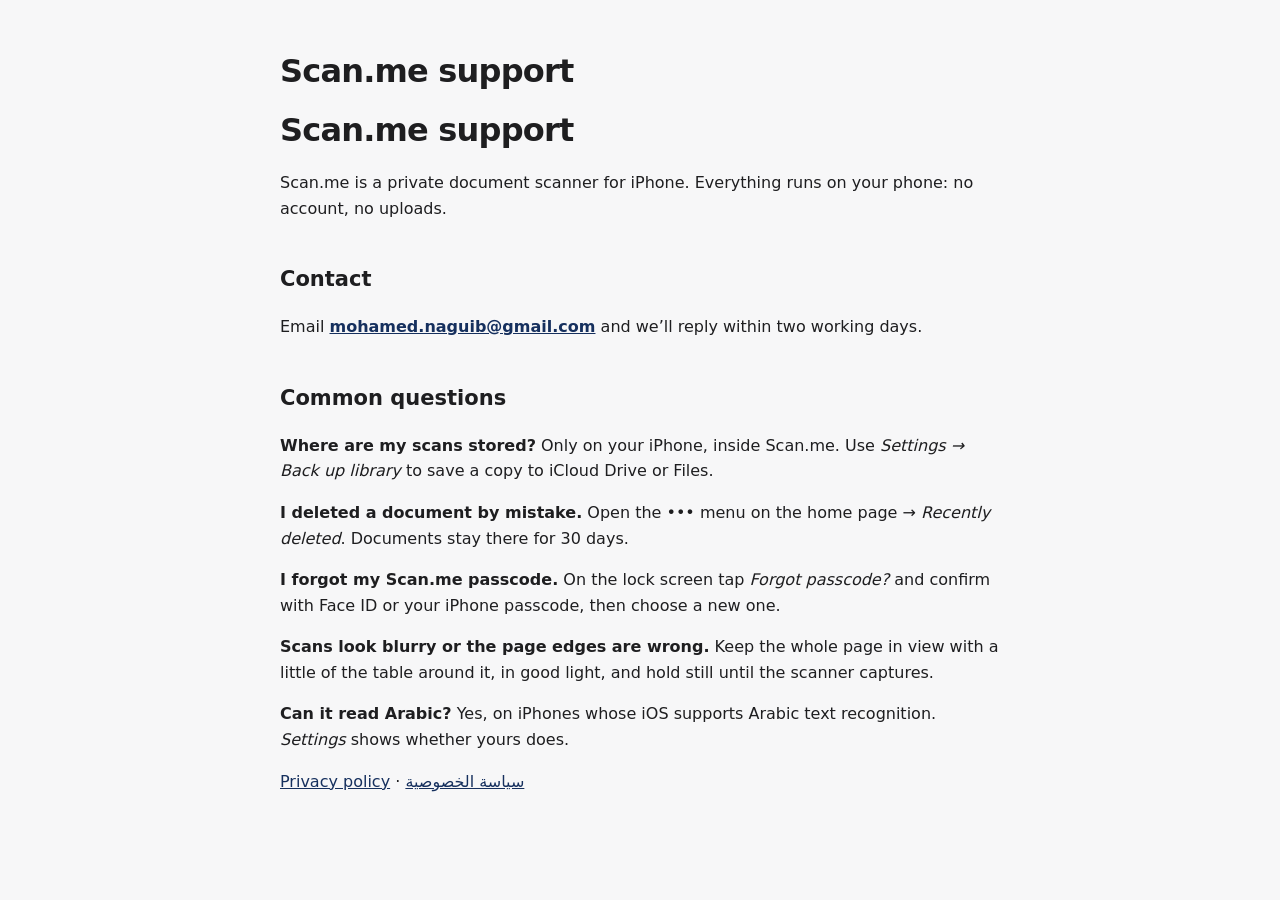
<file: index.html>
<!DOCTYPE html>
<html xmlns="http://www.w3.org/1999/xhtml" lang="" xml:lang="">
<head>
  <meta charset="utf-8" />
  <meta name="generator" content="pandoc" />
  <meta name="viewport" content="width=device-width, initial-scale=1.0, user-scalable=yes" />
  <title>Scan.me support</title>
  <style>
    code{white-space: pre-wrap;}
    span.smallcaps{font-variant: small-caps;}
    div.columns{display: flex; gap: min(4vw, 1.5em);}
    div.column{flex: auto; overflow-x: auto;}
    div.hanging-indent{margin-left: 1.5em; text-indent: -1.5em;}
    /* The extra [class] is a hack that increases specificity enough to
       override a similar rule in reveal.js */
    ul.task-list[class]{list-style: none;}
    ul.task-list li input[type="checkbox"] {
      font-size: inherit;
      width: 0.8em;
      margin: 0 0.8em 0.2em -1.6em;
      vertical-align: middle;
    }
    .display.math{display: block; text-align: center; margin: 0.5rem auto;}
  </style>
  <link rel="stylesheet" href="style.css" />
</head>
<body>
<header id="title-block-header">
<h1 class="title">Scan.me support</h1>
</header>
<h1 id="scan.me-support">Scan.me support</h1>
<p>Scan.me is a private document scanner for iPhone. Everything runs on
your phone: no account, no uploads.</p>
<h2 id="contact">Contact</h2>
<p>Email <strong><a href="mailto:mohamed.naguib@gmail.com">mohamed.naguib@gmail.com</a></strong> and we’ll reply within two
working days.</p>
<h2 id="common-questions">Common questions</h2>
<p><strong>Where are my scans stored?</strong> Only on your iPhone,
inside Scan.me. Use <em>Settings → Back up library</em> to save a copy
to iCloud Drive or Files.</p>
<p><strong>I deleted a document by mistake.</strong> Open the ••• menu
on the home page → <em>Recently deleted</em>. Documents stay there for
30 days.</p>
<p><strong>I forgot my Scan.me passcode.</strong> On the lock screen tap
<em>Forgot passcode?</em> and confirm with Face ID or your iPhone
passcode, then choose a new one.</p>
<p><strong>Scans look blurry or the page edges are wrong.</strong> Keep
the whole page in view with a little of the table around it, in good
light, and hold still until the scanner captures.</p>
<p><strong>Can it read Arabic?</strong> Yes, on iPhones whose iOS
supports Arabic text recognition. <em>Settings</em> shows whether yours
does.</p>
<p><a href="privacy.html">Privacy policy</a> · <a
href="privacy-ar.html">سياسة الخصوصية</a></p>
</body>
</html>
</file>
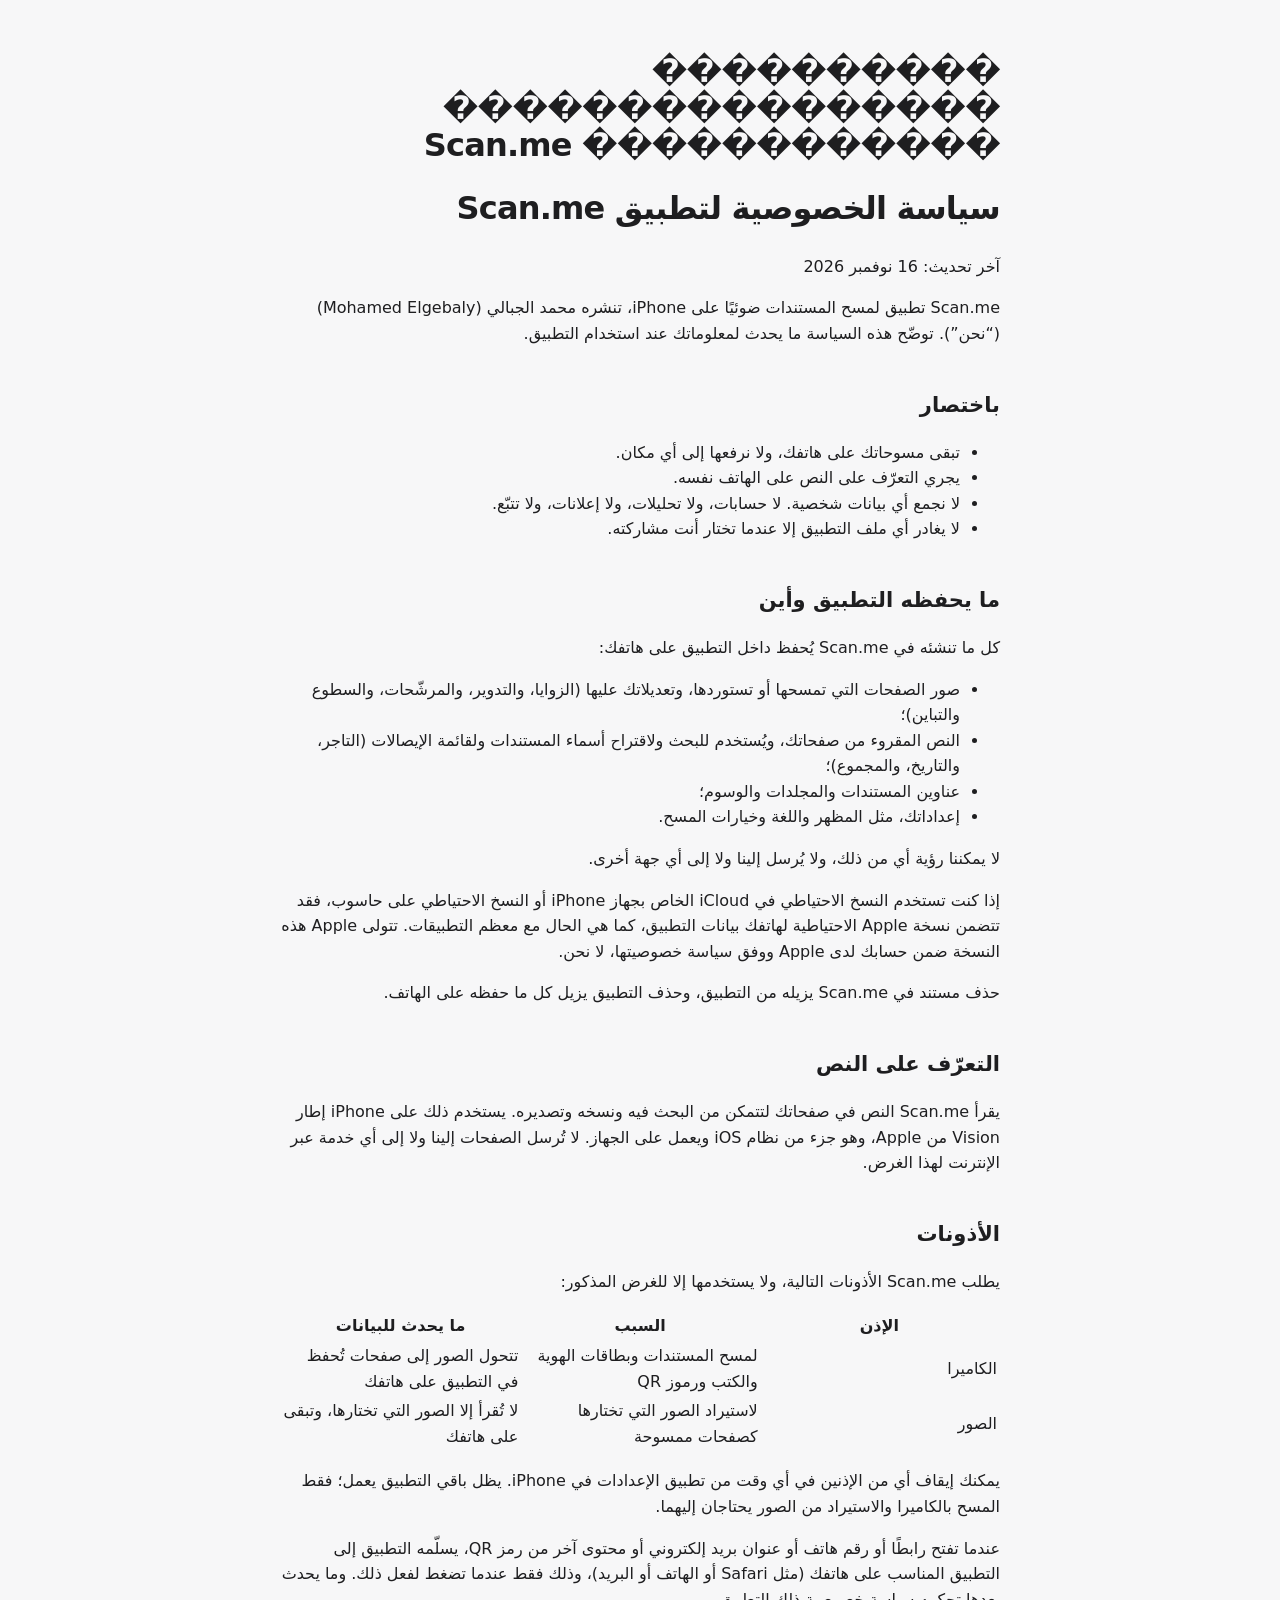
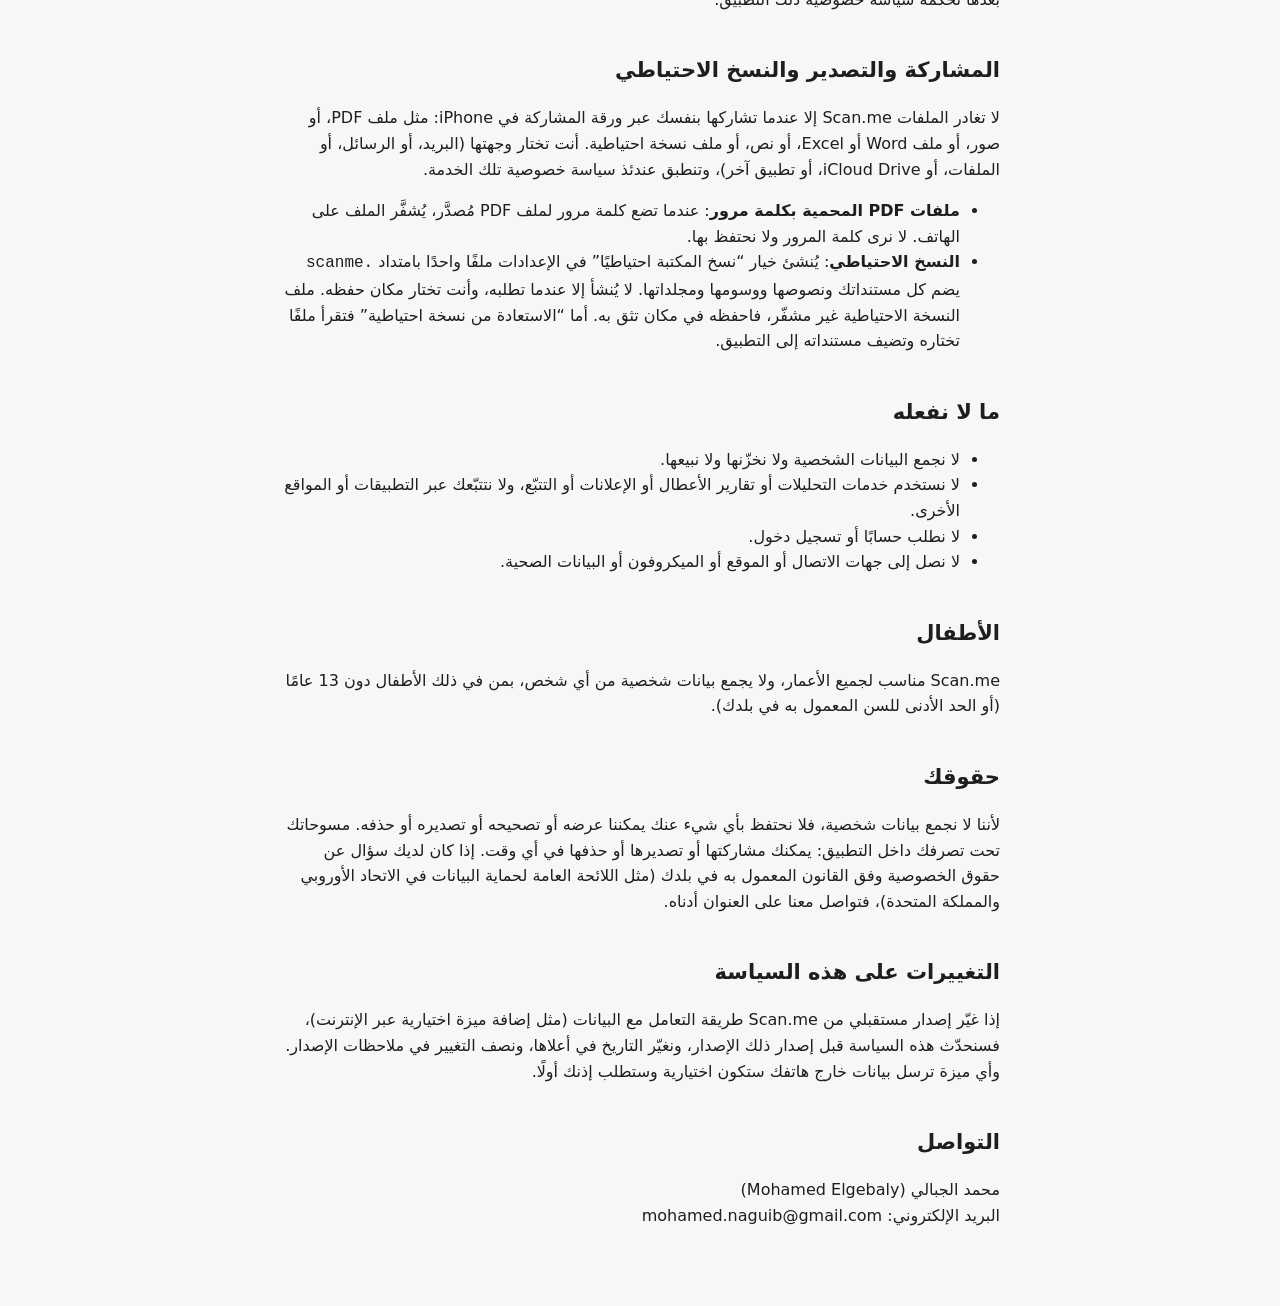
<file: privacy-ar.html>
<!DOCTYPE html>
<html xmlns="http://www.w3.org/1999/xhtml" lang="ar" xml:lang="ar" dir="rtl">
<head>
  <meta charset="utf-8" />
  <meta name="generator" content="pandoc" />
  <meta name="viewport" content="width=device-width, initial-scale=1.0, user-scalable=yes" />
  <title>���������� ���������������� ������������ Scan.me</title>
  <style>
    code{white-space: pre-wrap;}
    span.smallcaps{font-variant: small-caps;}
    div.columns{display: flex; gap: min(4vw, 1.5em);}
    div.column{flex: auto; overflow-x: auto;}
    div.hanging-indent{margin-left: 1.5em; text-indent: -1.5em;}
    /* The extra [class] is a hack that increases specificity enough to
       override a similar rule in reveal.js */
    ul.task-list[class]{list-style: none;}
    ul.task-list li input[type="checkbox"] {
      font-size: inherit;
      width: 0.8em;
      margin: 0 0.8em 0.2em -1.6em;
      vertical-align: middle;
    }
    .display.math{display: block; text-align: center; margin: 0.5rem auto;}
  </style>
  <link rel="stylesheet" href="style.css" />
</head>
<body>
<header id="title-block-header">
<h1 class="title">���������� ���������������� ������������ Scan.me</h1>
</header>
<section id="سياسة-الخصوصية-لتطبيق-scan.me" dir="rtl">
<h1>سياسة الخصوصية لتطبيق Scan.me</h1>
<p>آخر تحديث: 16 نوفمبر 2026</p>
<p>Scan.me تطبيق لمسح المستندات ضوئيًا على iPhone، تنشره محمد الجبالي
(Mohamed Elgebaly) (“نحن”). توضّح هذه السياسة ما يحدث لمعلوماتك عند
استخدام التطبيق.</p>
<h2 id="باختصار">باختصار</h2>
<ul>
<li>تبقى مسوحاتك على هاتفك، ولا نرفعها إلى أي مكان.</li>
<li>يجري التعرّف على النص على الهاتف نفسه.</li>
<li>لا نجمع أي بيانات شخصية. لا حسابات، ولا تحليلات، ولا إعلانات، ولا
تتبّع.</li>
<li>لا يغادر أي ملف التطبيق إلا عندما تختار أنت مشاركته.</li>
</ul>
<h2 id="ما-يحفظه-التطبيق-وأين">ما يحفظه التطبيق وأين</h2>
<p>كل ما تنشئه في Scan.me يُحفظ داخل التطبيق على هاتفك:</p>
<ul>
<li>صور الصفحات التي تمسحها أو تستوردها، وتعديلاتك عليها (الزوايا،
والتدوير، والمرشّحات، والسطوع والتباين)؛</li>
<li>النص المقروء من صفحاتك، ويُستخدم للبحث ولاقتراح أسماء المستندات
ولقائمة الإيصالات (التاجر، والتاريخ، والمجموع)؛</li>
<li>عناوين المستندات والمجلدات والوسوم؛</li>
<li>إعداداتك، مثل المظهر واللغة وخيارات المسح.</li>
</ul>
<p>لا يمكننا رؤية أي من ذلك، ولا يُرسل إلينا ولا إلى أي جهة أخرى.</p>
<p>إذا كنت تستخدم النسخ الاحتياطي في iCloud الخاص بجهاز iPhone أو النسخ
الاحتياطي على حاسوب، فقد تتضمن نسخة Apple الاحتياطية لهاتفك بيانات
التطبيق، كما هي الحال مع معظم التطبيقات. تتولى Apple هذه النسخة ضمن
حسابك لدى Apple ووفق سياسة خصوصيتها، لا نحن.</p>
<p>حذف مستند في Scan.me يزيله من التطبيق، وحذف التطبيق يزيل كل ما حفظه
على الهاتف.</p>
<h2 id="التعرف-على-النص">التعرّف على النص</h2>
<p>يقرأ Scan.me النص في صفحاتك لتتمكن من البحث فيه ونسخه وتصديره. يستخدم
ذلك على iPhone إطار Vision من Apple، وهو جزء من نظام iOS ويعمل على
الجهاز. لا تُرسل الصفحات إلينا ولا إلى أي خدمة عبر الإنترنت لهذا
الغرض.</p>
<h2 id="الأذونات">الأذونات</h2>
<p>يطلب Scan.me الأذونات التالية، ولا يستخدمها إلا للغرض المذكور:</p>
<table>
<colgroup>
<col style="width: 33%" />
<col style="width: 33%" />
<col style="width: 33%" />
</colgroup>
<thead>
<tr class="header">
<th>الإذن</th>
<th>السبب</th>
<th>ما يحدث للبيانات</th>
</tr>
</thead>
<tbody>
<tr class="odd">
<td>الكاميرا</td>
<td>لمسح المستندات وبطاقات الهوية والكتب ورموز QR</td>
<td>تتحول الصور إلى صفحات تُحفظ في التطبيق على هاتفك</td>
</tr>
<tr class="even">
<td>الصور</td>
<td>لاستيراد الصور التي تختارها كصفحات ممسوحة</td>
<td>لا تُقرأ إلا الصور التي تختارها، وتبقى على هاتفك</td>
</tr>
</tbody>
</table>
<p>يمكنك إيقاف أي من الإذنين في أي وقت من تطبيق الإعدادات في iPhone. يظل
باقي التطبيق يعمل؛ فقط المسح بالكاميرا والاستيراد من الصور يحتاجان
إليهما.</p>
<p>عندما تفتح رابطًا أو رقم هاتف أو عنوان بريد إلكتروني أو محتوى آخر من
رمز QR، يسلّمه التطبيق إلى التطبيق المناسب على هاتفك (مثل Safari أو
الهاتف أو البريد)، وذلك فقط عندما تضغط لفعل ذلك. وما يحدث بعدها تحكمه
سياسة خصوصية ذلك التطبيق.</p>
<h2 id="المشاركة-والتصدير-والنسخ-الاحتياطي">المشاركة والتصدير والنسخ
الاحتياطي</h2>
<p>لا تغادر الملفات Scan.me إلا عندما تشاركها بنفسك عبر ورقة المشاركة في
iPhone: مثل ملف PDF، أو صور، أو ملف Word أو Excel، أو نص، أو ملف نسخة
احتياطية. أنت تختار وجهتها (البريد، أو الرسائل، أو الملفات، أو iCloud
Drive، أو تطبيق آخر)، وتنطبق عندئذ سياسة خصوصية تلك الخدمة.</p>
<ul>
<li><strong>ملفات PDF المحمية بكلمة مرور</strong>: عندما تضع كلمة مرور
لملف PDF مُصدَّر، يُشفَّر الملف على الهاتف. لا نرى كلمة المرور ولا نحتفظ
بها.</li>
<li><strong>النسخ الاحتياطي</strong>: يُنشئ خيار “نسخ المكتبة احتياطيًا”
في الإعدادات ملفًا واحدًا بامتداد <code>.scanme</code> يضم كل مستنداتك
ونصوصها ووسومها ومجلداتها. لا يُنشأ إلا عندما تطلبه، وأنت تختار مكان
حفظه. ملف النسخة الاحتياطية غير مشفّر، فاحفظه في مكان تثق به. أما
“الاستعادة من نسخة احتياطية” فتقرأ ملفًا تختاره وتضيف مستنداته إلى
التطبيق.</li>
</ul>
<h2 id="ما-لا-نفعله">ما لا نفعله</h2>
<ul>
<li>لا نجمع البيانات الشخصية ولا نخزّنها ولا نبيعها.</li>
<li>لا نستخدم خدمات التحليلات أو تقارير الأعطال أو الإعلانات أو التتبّع،
ولا نتتبّعك عبر التطبيقات أو المواقع الأخرى.</li>
<li>لا نطلب حسابًا أو تسجيل دخول.</li>
<li>لا نصل إلى جهات الاتصال أو الموقع أو الميكروفون أو البيانات
الصحية.</li>
</ul>
<h2 id="الأطفال">الأطفال</h2>
<p>Scan.me مناسب لجميع الأعمار، ولا يجمع بيانات شخصية من أي شخص، بمن في
ذلك الأطفال دون 13 عامًا (أو الحد الأدنى للسن المعمول به في بلدك).</p>
<h2 id="حقوقك">حقوقك</h2>
<p>لأننا لا نجمع بيانات شخصية، فلا نحتفظ بأي شيء عنك يمكننا عرضه أو
تصحيحه أو تصديره أو حذفه. مسوحاتك تحت تصرفك داخل التطبيق: يمكنك مشاركتها
أو تصديرها أو حذفها في أي وقت. إذا كان لديك سؤال عن حقوق الخصوصية وفق
القانون المعمول به في بلدك (مثل اللائحة العامة لحماية البيانات في
الاتحاد الأوروبي والمملكة المتحدة)، فتواصل معنا على العنوان أدناه.</p>
<h2 id="التغييرات-على-هذه-السياسة">التغييرات على هذه السياسة</h2>
<p>إذا غيّر إصدار مستقبلي من Scan.me طريقة التعامل مع البيانات (مثل إضافة
ميزة اختيارية عبر الإنترنت)، فسنحدّث هذه السياسة قبل إصدار ذلك الإصدار،
ونغيّر التاريخ في أعلاها، ونصف التغيير في ملاحظات الإصدار. وأي ميزة ترسل
بيانات خارج هاتفك ستكون اختيارية وستطلب إذنك أولًا.</p>
<h2 id="التواصل">التواصل</h2>
<p>محمد الجبالي (Mohamed Elgebaly)<br />
البريد الإلكتروني: mohamed.naguib@gmail.com</p>
</section>
</body>
</html>
</file>
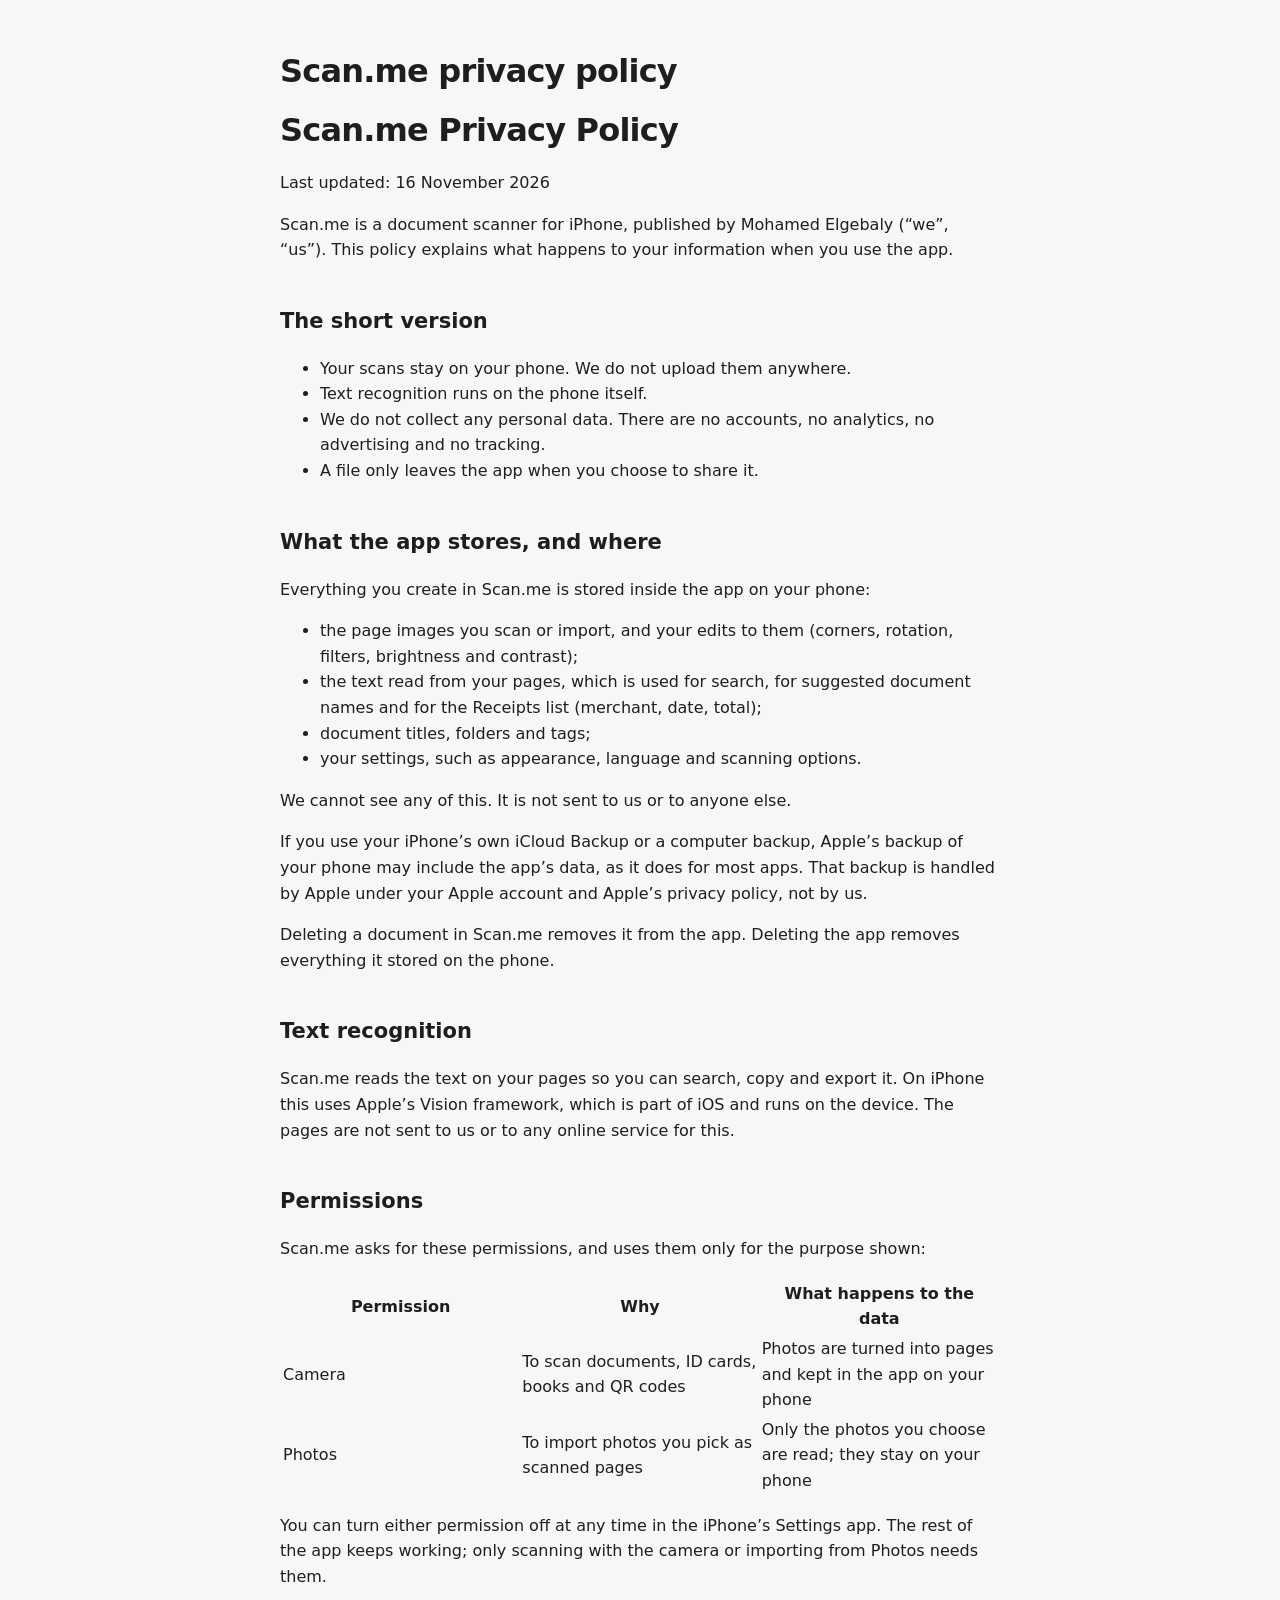
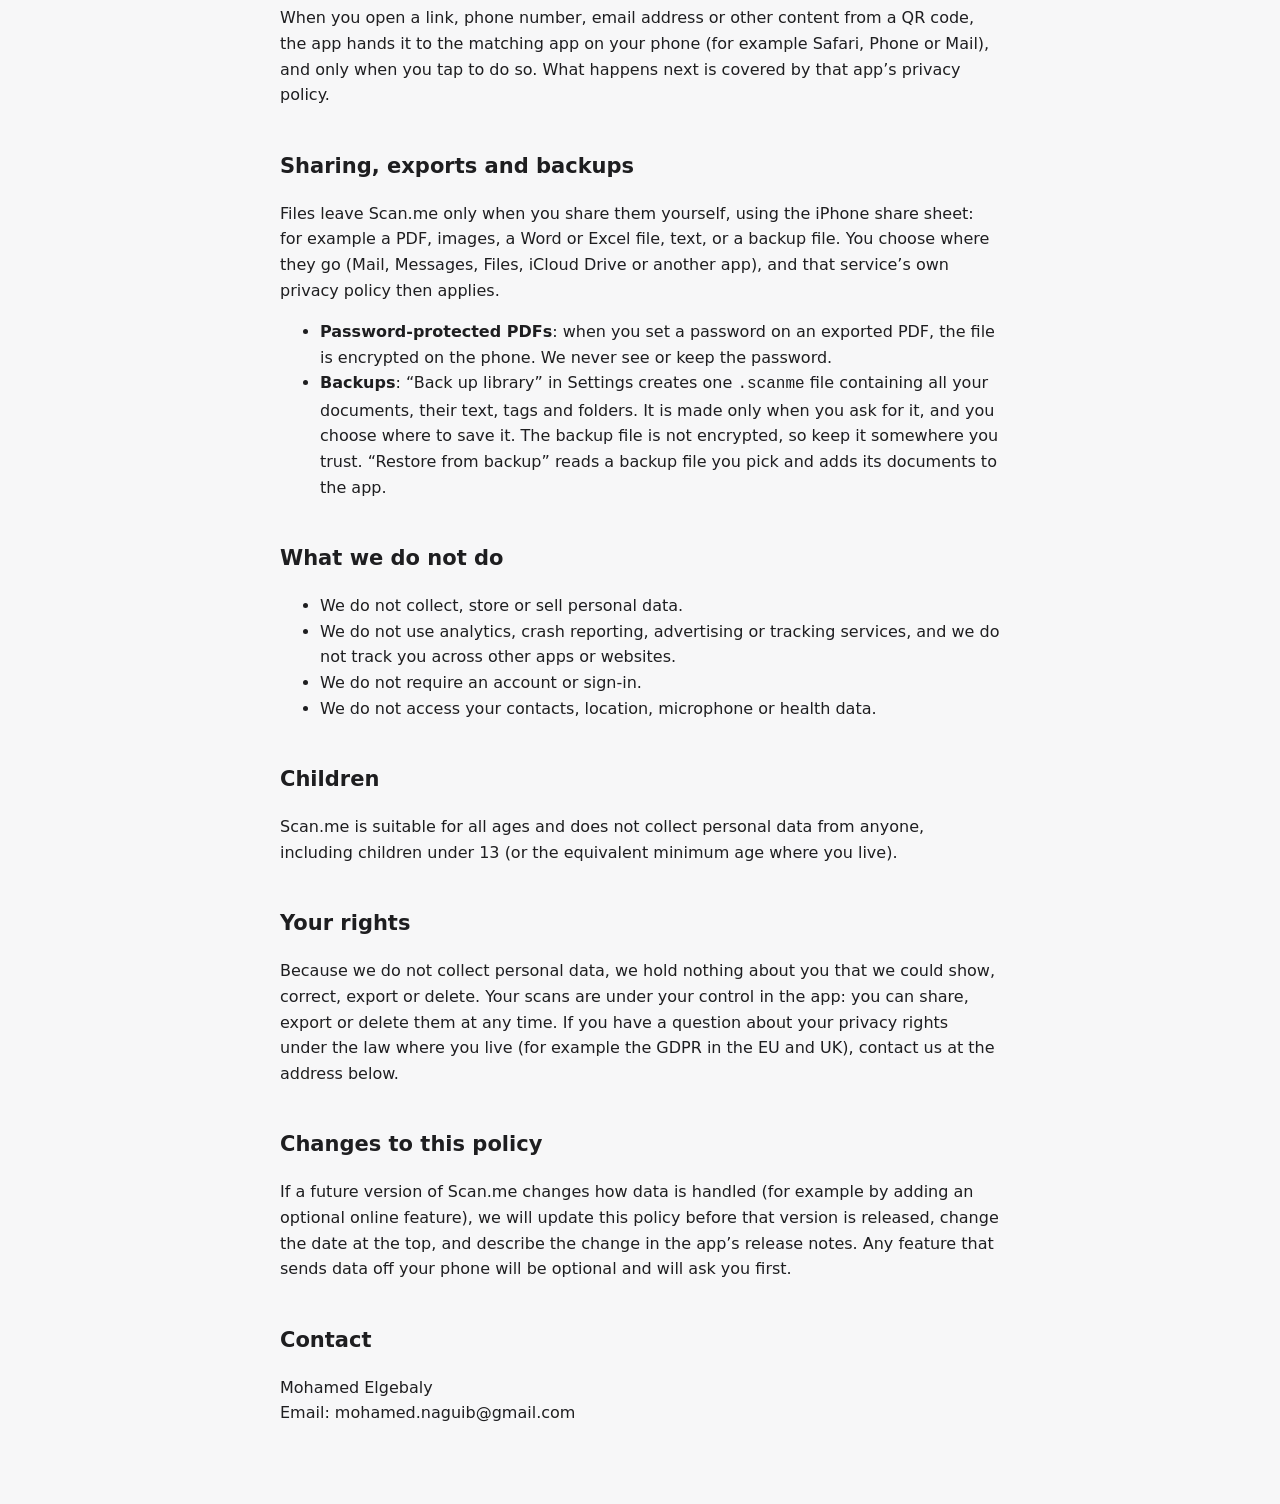
<file: privacy.html>
<!DOCTYPE html>
<html xmlns="http://www.w3.org/1999/xhtml" lang="" xml:lang="">
<head>
  <meta charset="utf-8" />
  <meta name="generator" content="pandoc" />
  <meta name="viewport" content="width=device-width, initial-scale=1.0, user-scalable=yes" />
  <title>Scan.me privacy policy</title>
  <style>
    code{white-space: pre-wrap;}
    span.smallcaps{font-variant: small-caps;}
    div.columns{display: flex; gap: min(4vw, 1.5em);}
    div.column{flex: auto; overflow-x: auto;}
    div.hanging-indent{margin-left: 1.5em; text-indent: -1.5em;}
    /* The extra [class] is a hack that increases specificity enough to
       override a similar rule in reveal.js */
    ul.task-list[class]{list-style: none;}
    ul.task-list li input[type="checkbox"] {
      font-size: inherit;
      width: 0.8em;
      margin: 0 0.8em 0.2em -1.6em;
      vertical-align: middle;
    }
    .display.math{display: block; text-align: center; margin: 0.5rem auto;}
  </style>
  <link rel="stylesheet" href="style.css" />
</head>
<body>
<header id="title-block-header">
<h1 class="title">Scan.me privacy policy</h1>
</header>
<h1 id="scan.me-privacy-policy">Scan.me Privacy Policy</h1>
<p>Last updated: 16 November 2026</p>
<p>Scan.me is a document scanner for iPhone, published by Mohamed
Elgebaly (“we”, “us”). This policy explains what happens to your
information when you use the app.</p>
<h2 id="the-short-version">The short version</h2>
<ul>
<li>Your scans stay on your phone. We do not upload them anywhere.</li>
<li>Text recognition runs on the phone itself.</li>
<li>We do not collect any personal data. There are no accounts, no
analytics, no advertising and no tracking.</li>
<li>A file only leaves the app when you choose to share it.</li>
</ul>
<h2 id="what-the-app-stores-and-where">What the app stores, and
where</h2>
<p>Everything you create in Scan.me is stored inside the app on your
phone:</p>
<ul>
<li>the page images you scan or import, and your edits to them (corners,
rotation, filters, brightness and contrast);</li>
<li>the text read from your pages, which is used for search, for
suggested document names and for the Receipts list (merchant, date,
total);</li>
<li>document titles, folders and tags;</li>
<li>your settings, such as appearance, language and scanning
options.</li>
</ul>
<p>We cannot see any of this. It is not sent to us or to anyone
else.</p>
<p>If you use your iPhone’s own iCloud Backup or a computer backup,
Apple’s backup of your phone may include the app’s data, as it does for
most apps. That backup is handled by Apple under your Apple account and
Apple’s privacy policy, not by us.</p>
<p>Deleting a document in Scan.me removes it from the app. Deleting the
app removes everything it stored on the phone.</p>
<h2 id="text-recognition">Text recognition</h2>
<p>Scan.me reads the text on your pages so you can search, copy and
export it. On iPhone this uses Apple’s Vision framework, which is part
of iOS and runs on the device. The pages are not sent to us or to any
online service for this.</p>
<h2 id="permissions">Permissions</h2>
<p>Scan.me asks for these permissions, and uses them only for the
purpose shown:</p>
<table>
<colgroup>
<col style="width: 33%" />
<col style="width: 33%" />
<col style="width: 33%" />
</colgroup>
<thead>
<tr class="header">
<th>Permission</th>
<th>Why</th>
<th>What happens to the data</th>
</tr>
</thead>
<tbody>
<tr class="odd">
<td>Camera</td>
<td>To scan documents, ID cards, books and QR codes</td>
<td>Photos are turned into pages and kept in the app on your phone</td>
</tr>
<tr class="even">
<td>Photos</td>
<td>To import photos you pick as scanned pages</td>
<td>Only the photos you choose are read; they stay on your phone</td>
</tr>
</tbody>
</table>
<p>You can turn either permission off at any time in the iPhone’s
Settings app. The rest of the app keeps working; only scanning with the
camera or importing from Photos needs them.</p>
<p>When you open a link, phone number, email address or other content
from a QR code, the app hands it to the matching app on your phone (for
example Safari, Phone or Mail), and only when you tap to do so. What
happens next is covered by that app’s privacy policy.</p>
<h2 id="sharing-exports-and-backups">Sharing, exports and backups</h2>
<p>Files leave Scan.me only when you share them yourself, using the
iPhone share sheet: for example a PDF, images, a Word or Excel file,
text, or a backup file. You choose where they go (Mail, Messages, Files,
iCloud Drive or another app), and that service’s own privacy policy then
applies.</p>
<ul>
<li><strong>Password-protected PDFs</strong>: when you set a password on
an exported PDF, the file is encrypted on the phone. We never see or
keep the password.</li>
<li><strong>Backups</strong>: “Back up library” in Settings creates one
<code>.scanme</code> file containing all your documents, their text,
tags and folders. It is made only when you ask for it, and you choose
where to save it. The backup file is not encrypted, so keep it somewhere
you trust. “Restore from backup” reads a backup file you pick and adds
its documents to the app.</li>
</ul>
<h2 id="what-we-do-not-do">What we do not do</h2>
<ul>
<li>We do not collect, store or sell personal data.</li>
<li>We do not use analytics, crash reporting, advertising or tracking
services, and we do not track you across other apps or websites.</li>
<li>We do not require an account or sign-in.</li>
<li>We do not access your contacts, location, microphone or health
data.</li>
</ul>
<h2 id="children">Children</h2>
<p>Scan.me is suitable for all ages and does not collect personal data
from anyone, including children under 13 (or the equivalent minimum age
where you live).</p>
<h2 id="your-rights">Your rights</h2>
<p>Because we do not collect personal data, we hold nothing about you
that we could show, correct, export or delete. Your scans are under your
control in the app: you can share, export or delete them at any time. If
you have a question about your privacy rights under the law where you
live (for example the GDPR in the EU and UK), contact us at the address
below.</p>
<h2 id="changes-to-this-policy">Changes to this policy</h2>
<p>If a future version of Scan.me changes how data is handled (for
example by adding an optional online feature), we will update this
policy before that version is released, change the date at the top, and
describe the change in the app’s release notes. Any feature that sends
data off your phone will be optional and will ask you first.</p>
<h2 id="contact">Contact</h2>
<p>Mohamed Elgebaly<br />
Email: mohamed.naguib@gmail.com</p>
</body>
</html>
</file>
<file: style.css>
body{margin:0 auto;max-width:720px;padding:32px 20px 64px;font:16px/1.6 -apple-system,BlinkMacSystemFont,"SF Pro Text","Inter Tight",system-ui,sans-serif;color:#1E1E20;background:#F7F7F8}
h1{font-size:32px;letter-spacing:-.8px;line-height:1.15}h2{font-size:21px;margin-top:2em}
a{color:#16305E}blockquote{margin:0;padding:12px 16px;background:#fff;border:1px solid #E5E5EA;border-radius:14px}
[dir=rtl]{font-family:"IBM Plex Sans Arabic",system-ui,sans-serif}
@media (prefers-color-scheme:dark){body{background:#000;color:#F7F7F8}a{color:#9DB8DD}blockquote{background:#0B0F1A;border-color:#2A2A2E}}
</file>
